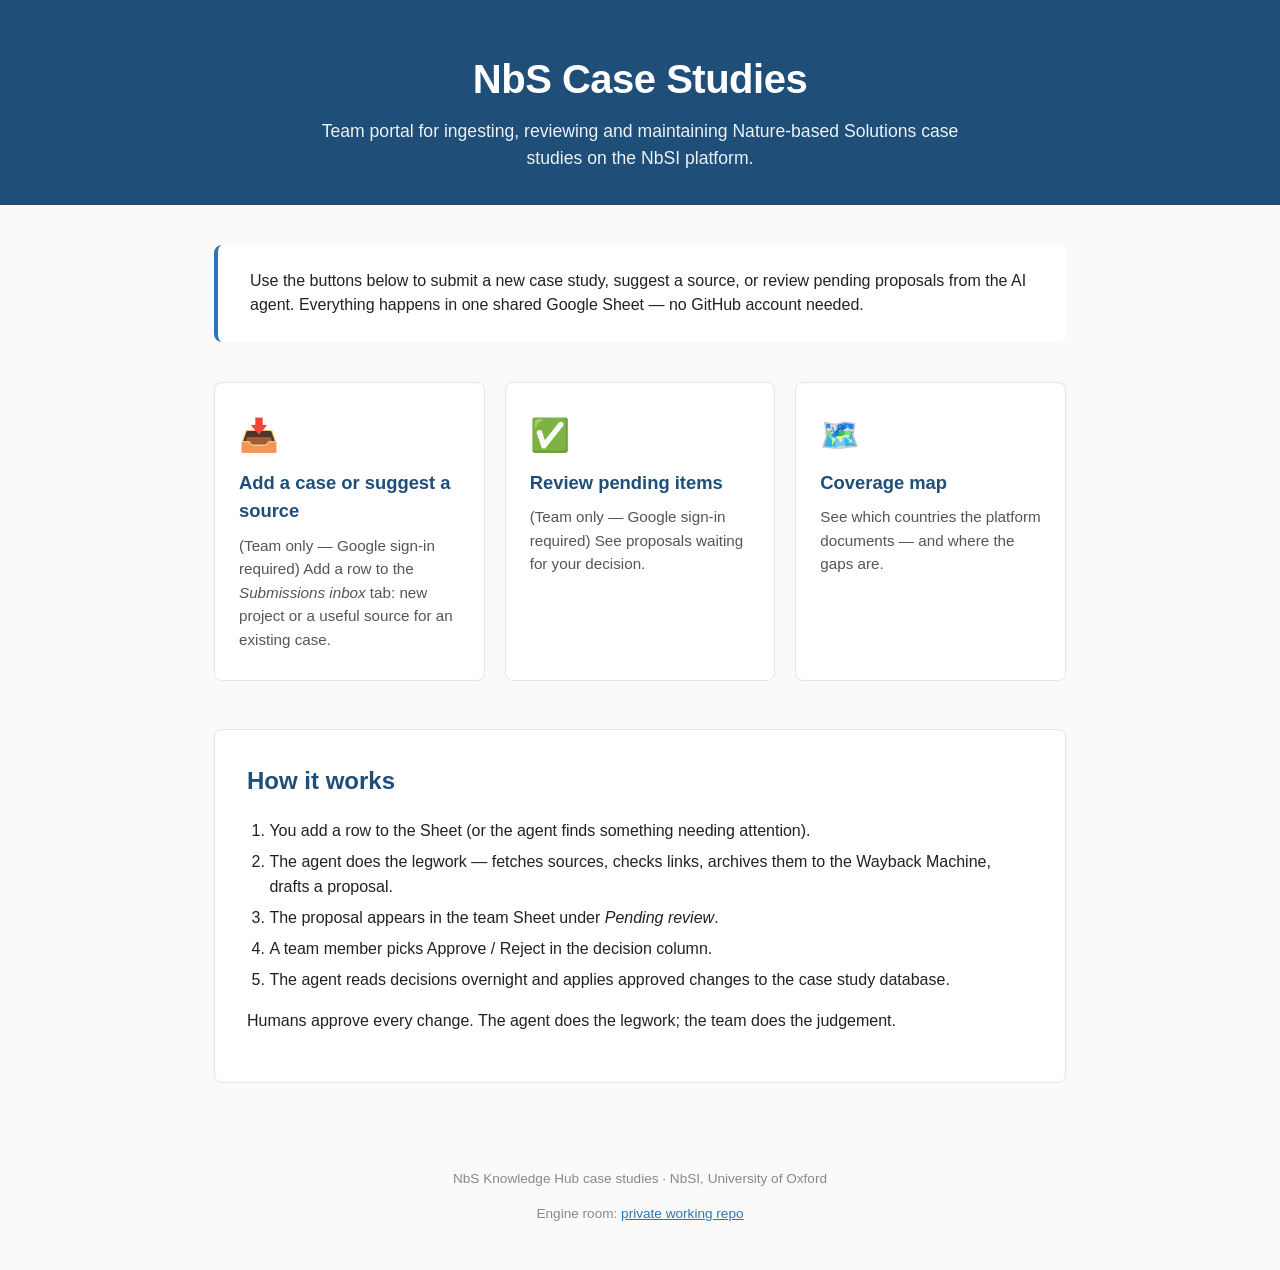
<file: index.html>
<!DOCTYPE html>
<html lang="en">
<head>
<meta charset="UTF-8">
<meta name="viewport" content="width=device-width, initial-scale=1.0">
<meta name="robots" content="noindex, nofollow">
<title>NbS Case Studies — Team Portal</title>
<link rel="stylesheet" href="style.css">
</head>
<body>
  <header>
    <h1>NbS Case Studies</h1>
    <p class="tagline">Team portal for ingesting, reviewing and maintaining
      Nature-based Solutions case studies on the NbSI platform.</p>
  </header>

  <main>
    <section class="intro">
      <p>Use the buttons below to submit a new case study, suggest a source,
        or review pending proposals from the AI agent. Everything happens in
        one shared Google Sheet — no GitHub account needed.</p>
    </section>

    <section class="actions">
      <a class="action" href="https://docs.google.com/spreadsheets/d/1npAenXQCRQCfqSv22KleKlnAIzHn8tZ25bu5pjeT-pE/edit#gid=221776930">
        <span class="emoji">📥</span>
        <h2>Add a case or suggest a source</h2>
        <p>(Team only — Google sign-in required) Add a row to the <em>Submissions
          inbox</em> tab: new project or a useful source for an existing case.</p>
      </a>
      <a class="action" href="https://docs.google.com/spreadsheets/d/1npAenXQCRQCfqSv22KleKlnAIzHn8tZ25bu5pjeT-pE/edit#gid=2142541176">
        <span class="emoji">✅</span>
        <h2>Review pending items</h2>
        <p>(Team only — Google sign-in required) See proposals waiting for your decision.</p>
      </a>
      <a class="action" href="map.html">
        <span class="emoji">🗺️</span>
        <h2>Coverage map</h2>
        <p>See which countries the platform documents — and where the gaps are.</p>
      </a>
    </section>

    <section class="how-it-works">
      <h2>How it works</h2>
      <ol>
        <li>You add a row to the Sheet (or the agent finds something needing attention).</li>
        <li>The agent does the legwork — fetches sources, checks links,
          archives them to the Wayback Machine, drafts a proposal.</li>
        <li>The proposal appears in the team Sheet under <em>Pending review</em>.</li>
        <li>A team member picks Approve / Reject in the decision column.</li>
        <li>The agent reads decisions overnight and applies approved changes
          to the case study database.</li>
      </ol>
      <p>Humans approve every change. The agent does the legwork; the team
        does the judgement.</p>
    </section>
  </main>

  <footer>
    <p>NbS Knowledge Hub case studies · NbSI, University of Oxford</p>
    <p>Engine room: <a href="https://github.com/klarakaleb/nbs-case-studies">private working repo</a></p>
  </footer>
</body>
</html>
</file>
<file: style.css>
* { box-sizing: border-box; }
body {
  font-family: -apple-system, BlinkMacSystemFont, "Segoe UI", Roboto, "Helvetica Neue", Arial, sans-serif;
  line-height: 1.55; margin: 0; padding: 0; color: #222; background: #fafafa;
}
header { background: #1f4e79; color: white; padding: 3rem 2rem 2rem; text-align: center; }
header h1 { margin: 0 0 0.5rem; font-size: 2.5rem; letter-spacing: -0.5px; }
header .tagline { margin: 0 auto; max-width: 640px; font-size: 1.1rem; opacity: 0.92; }
main { max-width: 900px; margin: 0 auto; padding: 2.5rem 1.5rem; }
.intro { background: white; border-radius: 8px; padding: 1.5rem 2rem; margin-bottom: 2.5rem; border-left: 4px solid #2e75b6; }
.intro p { margin: 0; }
.actions { display: grid; grid-template-columns: repeat(auto-fit, minmax(260px, 1fr)); gap: 1.25rem; margin-bottom: 3rem; }
.action { display: block; background: white; padding: 1.75rem 1.5rem; border-radius: 8px; text-decoration: none; color: #222; border: 1px solid #e5e5e5; transition: transform 0.12s, box-shadow 0.12s, border-color 0.12s; }
.action:hover { transform: translateY(-2px); box-shadow: 0 4px 14px rgba(0,0,0,0.08); border-color: #2e75b6; }
.action .emoji { font-size: 2rem; display: block; margin-bottom: 0.5rem; }
.action h2 { margin: 0 0 0.5rem; font-size: 1.15rem; color: #1f4e79; }
.action p { margin: 0; font-size: 0.95rem; color: #555; }
.how-it-works { background: white; border-radius: 8px; padding: 2rem; border: 1px solid #e5e5e5; }
.how-it-works h2 { margin-top: 0; color: #1f4e79; }
.how-it-works ol { padding-left: 1.4rem; }
.how-it-works li { margin-bottom: 0.4rem; }
footer { text-align: center; padding: 2rem 1rem; color: #888; font-size: 0.85rem; }
footer a { color: #2e75b6; }
</file>
